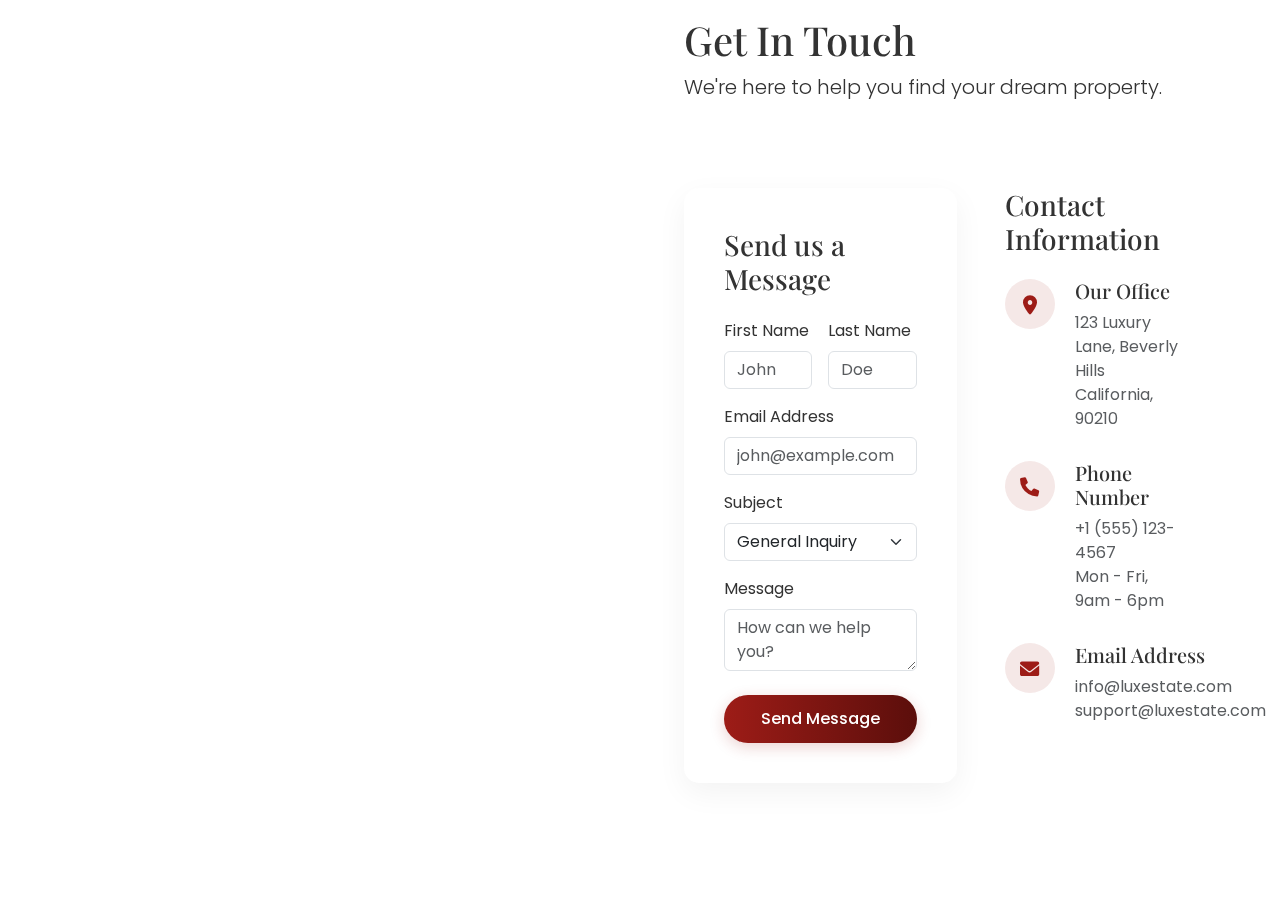
<file: contact.html>
<!DOCTYPE html>
<html lang="en">

<head>
    <meta charset="UTF-8">
    <meta name="viewport" content="width=device-width, initial-scale=1.0">
    <title>Contact Us - Luxurious Real Estate</title>
    <!-- Bootstrap 5 CSS -->
    <link href="https://cdn.jsdelivr.net/npm/bootstrap@5.3.0/dist/css/bootstrap.min.css" rel="stylesheet">
    <!-- Font Awesome -->
    <link href="https://cdnjs.cloudflare.com/ajax/libs/font-awesome/6.0.0/css/all.min.css" rel="stylesheet">
    <!-- Google Fonts -->
    <link
        href="https://fonts.googleapis.com/css2?family=Playfair+Display:wght@400;700&family=Poppins:wght@300;400;500;600&display=swap"
        rel="stylesheet">
    <link rel="stylesheet" href="styles.css">
    <link rel="stylesheet" href="/css/contact.css">
    <style>
        @media (max-width: 426px) {
            .map-container iframe {
                height: 300px;
            }

            .map-container {
                height: 300px;
            }
        }
    </style>
</head>

<body>

    <nav class="navbar navbar-expand-lg fixed-top">
        <div class="container">
            <a class="navbar-brand" href="index.html">LUX<span style="color: var(--accent-color);">ESTATE</span></a>
            <button class="navbar-toggler" type="button" data-bs-toggle="collapse" data-bs-target="#navbarNav">
                <span class="navbar-toggler-icon"></span>
            </button>
            <div class="collapse navbar-collapse" id="navbarNav">
                <ul class="navbar-nav ms-auto align-items-center">
                    <li class="nav-item"><a class="nav-link" href="index.html">Home</a></li>
                    <li class="nav-item"><a class="nav-link" href="properties.html">Properties</a></li>
                    <li class="nav-item"><a class="nav-link" href="about.html">About</a></li>
                    <li class="nav-item"><a class="nav-link active" href="contact.html">Contact</a></li>
                    <li class="nav-item m
                </ul>
            </div>
        </div>
    </nav>

    <header class="page-header">
        <div class="container animate-on-scroll">
            <h1>Get In Touch</h1>
            <p class="lead">We're here to help you find your dream property.</p>
        </div>
    </header>

    <section class="section-padding">
        <div class="container">
            <div class="row g-5 mb-5">
                <!-- Contact Form -->
                <div class="col-lg-7 animate-on-scroll">
                    <div class="contact-form-wrapper">
                        <h3 class="mb-4">Send us a Message</h3>
                        <form>
                            <div class="row g-3">
                                <div class="col-md-6">
                                    <label class="form-label">First Name</label>
                                    <input type="text" class="form-control" placeholder="John">
                                </div>
                                <div class="col-md-6">
                                    <label class="form-label">Last Name</label>
                                    <input type="text" class="form-control" placeholder="Doe">
                                </div>
                                <div class="col-12">
                                    <label class="form-label">Email Address</label>
                                    <input type="email" class="form-control" placeholder="john@example.com">
                                </div>
                                <div class="col-12">
                                    <label class="form-label">Subject</label>
                                    <select class="form-select">
                                        <option selected>General Inquiry</option>
                                        <option>Buying a Property</option>
                                        <option>Selling a Property</option>
                                        <option>Book a Viewing</option>
                                    </select>
                                </div>
                                <div class="col-12">
                                    <label class="form-label">Message</label>
                                    <textarea class="form-control" rows="2"
                                        placeholder="How can we help you?"></textarea>
                                </div>
                                <div class="col-12 mt-4">
                                    <button type="submit" class="btn btn-primary w-100">Send Message</button>
                                </div>
                            </div>
                        </form>
                    </div>
                </div>

                <!-- Contact Info & Map -->
                <div class="col-lg-5 animate-on-scroll delay-100">
                    <div class="contact-info-wrapper">
                        <h3 class="mb-4">Contact Information</h3>
                        <div class="contact-info-item">
                            <div class="contact-icon"><i class="fas fa-map-marker-alt"></i></div>
                            <div>
                                <h5>Our Office</h5>
                                <p class="text-muted mb-0">123 Luxury Lane, Beverly Hills<br>California, 90210</p>
                            </div>
                        </div>
                        <div class="contact-info-item">
                            <div class="contact-icon"><i class="fas fa-phone"></i></div>
                            <div>
                                <h5>Phone Number</h5>
                                <p class="text-muted mb-0">+1 (555) 123-4567<br>Mon - Fri, 9am - 6pm</p>
                            </div>
                        </div>
                        <div class="contact-info-item">
                            <div class="contact-icon"><i class="fas fa-envelope"></i></div>
                            <div>
                                <h5>Email Address</h5>
                                <p class="text-muted mb-0">info@luxestate.com<br>support@luxestate.com</p>
                            </div>
                        </div>
                    </div>
                </div>
            </div>
            <div class="row">
                <div class="col-12 animate-on-scroll delay-200">
                    <div class="map-container">
                        <iframe
                            src="https://www.google.com/maps/embed?pb=!1m18!1m12!1m3!1d26430.393553120905!2d-118.41173249999999!3d34.0736204!2m3!1f0!2f0!3f0!3m2!1i1024!2i768!4f13.1!3m3!1m2!1s0x80c2bc04d6d147cf%3A0x2948c56a4323789d!2sBeverly%20Hills%2C%20CA%2090210!5e0!3m2!1sen!2sus!4v1697563200000!5m2!1sen!2sus"
                            width="100%" height="450" style="border:0;" allowfullscreen="" loading="lazy"
                            referrerpolicy="no-referrer-when-downgrade"></iframe>
                    </div>
                </div>
            </div>
        </div>
    </section>

    <!-- Footer -->
    <footer id="contact">
        <div class="container">
            <div class="row">
                <div class="col-lg-4 mb-5 mb-lg-0">
                    <a class="navbar-brand text-white mb-4 d-block" href="#">LUX<span
                            style="color: var(--accent-color);">ESTATE</span></a>
                    <p class="mb-4">The premier destination for luxury properties worldwide. Find your perfect home with
                        us.</p>
                </div>
                <div class="col-lg-2 col-md-6 mb-4 mb-md-0">
                    <h5>Quick Links</h5>
                    <ul class="list-unstyled">
                        <li><a href="index.html">Home</a></li>
                        <li><a href="properties.html">Properties</a></li>
                        <li><a href="about.html">About Us</a></li>
                        <li><a href="contact.html">Contact</a></li>
                    </ul>
                </div>
                <div class="col-lg-3 col-md-6 mb-4 mb-md-0">
                    <h5>Contact Info</h5>
                    <ul class="list-unstyled">
                        <li><i class="fas fa-map-marker-alt me-2"></i> 123 Luxury Lane, Beverly Hills</li>
                        <li><i class="fas fa-phone me-2"></i> +1 (555) 123-4567</li>
                        <li><i class="fas fa-envelope me-2"></i> info@luxestate.com</li>
                    </ul>
                </div>
                <div class="col-lg-3">
                    <h5>Newsletter</h5>
                    <div class="input-group mb-3">
                        <input type="text" class="form-control rounded-0 border-0" placeholder="Email Address">
                        <button class="btn btn-primary" type="button">Join</button>
                    </div>
                </div>
            </div>
            <hr class="border-secondary mt-5 mb-4">
            <div class="text-center">
                <p class="mb-0 small">&copy; 2023 LuxEstate. All Rights Reserved.</p>
            </div>
        </div>
    </footer>

    <script src="https://cdn.jsdelivr.net/npm/bootstrap@5.3.0/dist/js/bootstrap.bundle.min.js"></script>
    <script src="main.js"></script>
</body>

</html>
</file>
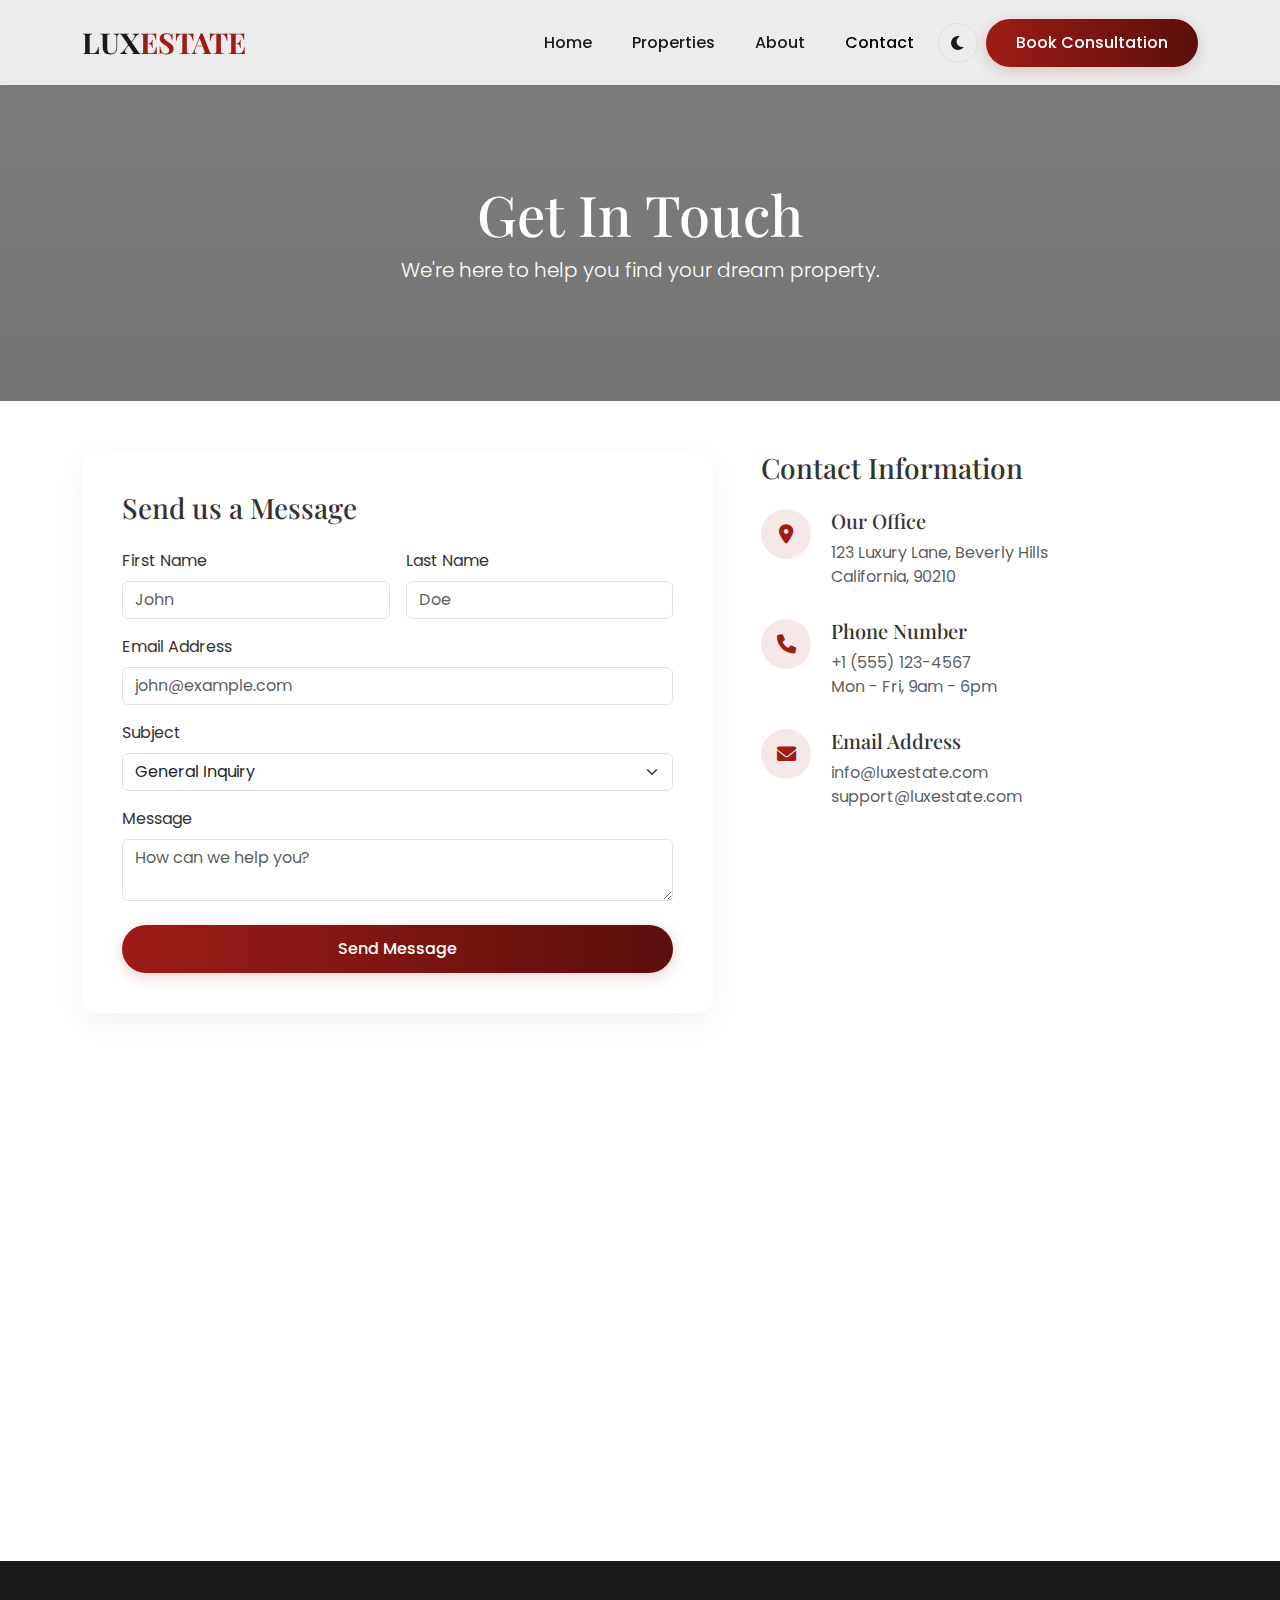
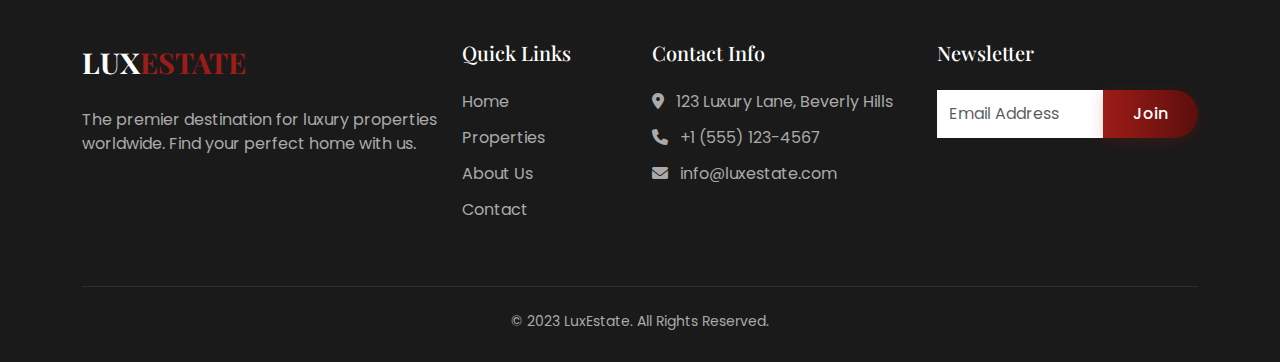
<file: Real Estate/contact.html>
<!DOCTYPE html>
<html lang="en">

<head>
    <meta charset="UTF-8">
    <meta name="viewport" content="width=device-width, initial-scale=1.0">
    <title>Contact Us - Luxurious Real Estate</title>
    <!-- Bootstrap 5 CSS -->
    <link href="https://cdn.jsdelivr.net/npm/bootstrap@5.3.0/dist/css/bootstrap.min.css" rel="stylesheet">
    <!-- Font Awesome -->
    <link href="https://cdnjs.cloudflare.com/ajax/libs/font-awesome/6.0.0/css/all.min.css" rel="stylesheet">
    <!-- Google Fonts -->
    <link
        href="https://fonts.googleapis.com/css2?family=Playfair+Display:wght@400;700&family=Poppins:wght@300;400;500;600&display=swap"
        rel="stylesheet">
    <link rel="stylesheet" href="styles.css">
    <link rel="stylesheet" href="contact.css">
    <style>
        @media (max-width: 426px) {
            .map-container iframe {
                height: 300px;
            }

            .map-container {
                height: 300px;
            }
        }
    </style>
</head>

<body>

    <nav class="navbar navbar-expand-lg fixed-top">
        <div class="container">
            <a class="navbar-brand" href="index.html">LUX<span style="color: var(--accent-color);">ESTATE</span></a>
            <button class="navbar-toggler" type="button" data-bs-toggle="collapse" data-bs-target="#navbarNav">
                <span class="navbar-toggler-icon"></span>
            </button>
            <div class="collapse navbar-collapse" id="navbarNav">
                <ul class="navbar-nav ms-auto align-items-center">
                    <li class="nav-item"><a class="nav-link" href="index.html">Home</a></li>
                    <li class="nav-item"><a class="nav-link" href="properties.html">Properties</a></li>
                    <li class="nav-item"><a class="nav-link" href="about.html">About</a></li>
                    <li class="nav-item"><a class="nav-link active" href="contact.html">Contact</a></li>
                    <li class="nav-item ms-lg-3">
                        <button id="theme-toggle" class="btn btn-outline-secondary rounded-circle p-0">
                            <i class="fas fa-moon"></i>
                        </button>
                    </li>
                    <li class="nav-item ms-lg-2"><a href="contact.html" class="btn btn-primary">Book Consultation</a>
                    </li>
                </ul>
            </div>
        </div>
    </nav>

    <header class="page-header">
        <div class="container animate-on-scroll">
            <h1>Get In Touch</h1>
            <p class="lead">We're here to help you find your dream property.</p>
        </div>
    </header>

    <section class="section-padding">
        <div class="container">
            <div class="row g-5 mb-5">
                <!-- Contact Form -->
                <div class="col-lg-7 animate-on-scroll">
                    <div class="contact-form-wrapper">
                        <h3 class="mb-4">Send us a Message</h3>
                        <form>
                            <div class="row g-3">
                                <div class="col-md-6">
                                    <label class="form-label">First Name</label>
                                    <input type="text" class="form-control" placeholder="John">
                                </div>
                                <div class="col-md-6">
                                    <label class="form-label">Last Name</label>
                                    <input type="text" class="form-control" placeholder="Doe">
                                </div>
                                <div class="col-12">
                                    <label class="form-label">Email Address</label>
                                    <input type="email" class="form-control" placeholder="john@example.com">
                                </div>
                                <div class="col-12">
                                    <label class="form-label">Subject</label>
                                    <select class="form-select">
                                        <option selected>General Inquiry</option>
                                        <option>Buying a Property</option>
                                        <option>Selling a Property</option>
                                        <option>Book a Viewing</option>
                                    </select>
                                </div>
                                <div class="col-12">
                                    <label class="form-label">Message</label>
                                    <textarea class="form-control" rows="2"
                                        placeholder="How can we help you?"></textarea>
                                </div>
                                <div class="col-12 mt-4">
                                    <button type="submit" class="btn btn-primary w-100">Send Message</button>
                                </div>
                            </div>
                        </form>
                    </div>
                </div>

                <!-- Contact Info & Map -->
                <div class="col-lg-5 animate-on-scroll delay-100">
                    <div class="contact-info-wrapper">
                        <h3 class="mb-4">Contact Information</h3>
                        <div class="contact-info-item">
                            <div class="contact-icon"><i class="fas fa-map-marker-alt"></i></div>
                            <div>
                                <h5>Our Office</h5>
                                <p class="text-muted mb-0">123 Luxury Lane, Beverly Hills<br>California, 90210</p>
                            </div>
                        </div>
                        <div class="contact-info-item">
                            <div class="contact-icon"><i class="fas fa-phone"></i></div>
                            <div>
                                <h5>Phone Number</h5>
                                <p class="text-muted mb-0">+1 (555) 123-4567<br>Mon - Fri, 9am - 6pm</p>
                            </div>
                        </div>
                        <div class="contact-info-item">
                            <div class="contact-icon"><i class="fas fa-envelope"></i></div>
                            <div>
                                <h5>Email Address</h5>
                                <p class="text-muted mb-0">info@luxestate.com<br>support@luxestate.com</p>
                            </div>
                        </div>
                    </div>
                </div>
            </div>
            <div class="row">
                <div class="col-12 animate-on-scroll delay-200">
                    <div class="map-container">
                        <iframe
                            src="https://www.google.com/maps/embed?pb=!1m18!1m12!1m3!1d26430.393553120905!2d-118.41173249999999!3d34.0736204!2m3!1f0!2f0!3f0!3m2!1i1024!2i768!4f13.1!3m3!1m2!1s0x80c2bc04d6d147cf%3A0x2948c56a4323789d!2sBeverly%20Hills%2C%20CA%2090210!5e0!3m2!1sen!2sus!4v1697563200000!5m2!1sen!2sus"
                            width="100%" height="450" style="border:0;" allowfullscreen="" loading="lazy"
                            referrerpolicy="no-referrer-when-downgrade"></iframe>
                    </div>
                </div>
            </div>
        </div>
    </section>

    <!-- Footer -->
    <footer id="contact">
        <div class="container">
            <div class="row">
                <div class="col-lg-4 mb-5 mb-lg-0">
                    <a class="navbar-brand text-white mb-4 d-block" href="#">LUX<span
                            style="color: var(--accent-color);">ESTATE</span></a>
                    <p class="mb-4">The premier destination for luxury properties worldwide. Find your perfect home with
                        us.</p>
                </div>
                <div class="col-lg-2 col-md-6 mb-4 mb-md-0">
                    <h5>Quick Links</h5>
                    <ul class="list-unstyled">
                        <li><a href="index.html">Home</a></li>
                        <li><a href="properties.html">Properties</a></li>
                        <li><a href="about.html">About Us</a></li>
                        <li><a href="contact.html">Contact</a></li>
                    </ul>
                </div>
                <div class="col-lg-3 col-md-6 mb-4 mb-md-0">
                    <h5>Contact Info</h5>
                    <ul class="list-unstyled">
                        <li><i class="fas fa-map-marker-alt me-2"></i> 123 Luxury Lane, Beverly Hills</li>
                        <li><i class="fas fa-phone me-2"></i> +1 (555) 123-4567</li>
                        <li><i class="fas fa-envelope me-2"></i> info@luxestate.com</li>
                    </ul>
                </div>
                <div class="col-lg-3">
                    <h5>Newsletter</h5>
                    <div class="input-group mb-3">
                        <input type="text" class="form-control rounded-0 border-0" placeholder="Email Address">
                        <button class="btn btn-primary" type="button">Join</button>
                    </div>
                </div>
            </div>
            <hr class="border-secondary mt-5 mb-4">
            <div class="text-center">
                <p class="mb-0 small">&copy; 2023 LuxEstate. All Rights Reserved.</p>
            </div>
        </div>
    </footer>

    <script src="https://cdn.jsdelivr.net/npm/bootstrap@5.3.0/dist/js/bootstrap.bundle.min.js"></script>
    <script src="main.js"></script>
</body>

</html>
</file>
<file: styles.css>
:root {
    --primary-color: #1a1a1a;
    --accent-color: #9d1c17;
    --text-light: #f8f9fa;
    --text-dark: #333;
}
body {
    font-family: 'Poppins', sans-serif;
    color: var(--text-dark);
    overflow-x: hidden;
}
h1, h2, h3, h4, h5, h6, .navbar-brand {
    font-family: 'Playfair Display', serif;
}
/* Navbar */
.navbar {
    box-shadow: 0 2px 15px rgba(0,0,0,0.05);
    padding: 1rem 0;
    transition: all 0.3s ease;
    backdrop-filter: blur(10px);
    background-color: rgba(255, 255, 255, 0.85);
}
.navbar-brand {
    font-size: 1.8rem;
    font-weight: 700;
    color: var(--primary-color);
}
.nav-link {
    color: var(--primary-color);
    font-weight: 500;
    margin-left: 1.5rem;
    transition: color 0.3s;
}
.nav-link:hover, .nav-link.active {
    color: var(--accent-color);
}
.btn-primary {
    background-image: linear-gradient(to right, var(--accent-color) 0%, #5a0e0b 51%, var(--accent-color) 100%);
    background-size: 200% auto;
    border: none;
    padding: 12px 30px;
    border-radius: 50px;
    font-weight: 500;
    transition: all 0.5s;
    box-shadow: 0 4px 15px rgba(157, 28, 23, 0.2);
}
.btn-primary:hover {
    background-position: right center;
    transform: translateY(-2px);
    box-shadow: 0 8px 20px rgba(157, 28, 23, 0.4);
}
.btn-outline-dark {
    border-radius: 50px;
    padding: 10px 30px;
    transition: all 0.4s;
}
.btn-outline-dark:hover {
    transform: translateY(-2px);
    box-shadow: 0 5px 15px rgba(0,0,0,0.1);
}
.btn-outline-danger {
    transition: all 0.4s;
}
.btn-outline-danger:hover {
    transform: translateY(-2px);
    box-shadow: 0 5px 15px rgba(220, 53, 69, 0.2);
}

/* Page Header (Generic) */
.page-header {
    padding: 180px 0 100px;
    color: white;
    text-align: center;
}
.page-header h1 { font-size: 3.5rem; 
}

.section-padding {
    padding: 70px 0;
}
.section-title {
    margin-bottom: 3.5rem;
    text-align: center;
}
.section-title span {
    color: var(--accent-color);
    font-weight: 600;
    text-transform: uppercase;
    letter-spacing: 3px;
    font-size: 0.85rem;
    display: block;
    margin-bottom: 10px;
}

/* Property Cards */
.property-card {
    border: none;
    background: #fff;
    border-radius: 15px;
    box-shadow: 0 10px 30px rgba(0,0,0,0.05);
    transition: all 0.3s ease;
    overflow: hidden;
    margin-bottom: 30px;
}
.property-card:hover {
    transform: translateY(-10px);
    box-shadow: 0 20px 40px rgba(0,0,0,0.15);
}
.property-img-wrapper {
    position: relative;
    overflow: hidden;
    height: 280px;
}
.property-img-wrapper::after {
    content: '';
    position: absolute;
    top: 0;
    left: 0;
    width: 100%;
    height: 100%;
    background: linear-gradient(to top, rgba(0,0,0,0.6), transparent);
    opacity: 0;
    transition: opacity 0.4s;
}
.property-img-wrapper img {
    width: 100%;
    height: 100%;
    object-fit: cover;
    transition: transform 0.6s;
}
.property-card:hover .property-img-wrapper::after {
    opacity: 1;
}
.property-card:hover .property-img-wrapper img {
    transform: scale(1.05);
}
.price-tag {
    position: absolute;
    bottom: 20px;
    left: 20px;
    background: var(--accent-color); 
    color: white;
    padding: 8px 16px;
    font-weight: 600;
    font-family: 'Playfair Display', serif;
    letter-spacing: 1px;
    border-radius: 4px;
    z-index: 2;
}
.feature-icon {
    color: var(--accent-color);
    margin-right: 8px;
}
.property-tag {
    position: absolute;
    top: 20px;
    right: 20px;
    background: rgba(255, 255, 255, 0.95);
    padding: 6px 16px;
    font-weight: 600;
    color: var(--primary-color);
    text-transform: uppercase;
    font-size: 0.75rem;
    letter-spacing: 1.5px;
    border-radius: 5px;
    box-shadow: 0 4px 10px rgba(0,0,0,0.15);
    z-index: 2;
}
footer {
    background-color: var(--primary-color);
    color: #aaa;
    padding: 80px 0 30px;
}
footer h5 {
    color: white;
    margin-bottom: 25px;
}
footer ul li {
    margin-bottom: 12px;
}
footer a {
    color: #aaa;
    text-decoration: none;
    transition: color 0.3s;
}
footer a:hover {
    color: var(--accent-color);
}

/* Animations & Luxury Polish */
.animate-on-scroll {
    opacity: 0;
    transform: translateY(40px);
    transition: opacity 0.8s cubic-bezier(0.165, 0.84, 0.44, 1), transform 0.8s cubic-bezier(0.165, 0.84, 0.44, 1);
}
.animate-on-scroll.visible {
    opacity: 1;
    transform: translateY(0);
}
.delay-100 { transition-delay: 0.1s; }
.delay-200 { transition-delay: 0.2s; }
.delay-300 { transition-delay: 0.3s; }
.delay-1000 { transition-delay: 1s; }

/* Theme Toggle */
#theme-toggle {
    width: 40px;
    height: 40px;
    display: flex;
    align-items: center;
    justify-content: center;
    padding: 0;
    border-color: #ddd;
    color: var(--primary-color);
}

/* Dark Theme */
body[data-theme="dark"] {
    background-color: #121212;
    color: var(--text-light);
}
body[data-theme="dark"] .navbar {
    background-color: rgba(26, 26, 26, 0.85);
}
body[data-theme="dark"] .navbar-brand,
body[data-theme="dark"] .nav-link {
    color: var(--text-light);
}
body[data-theme="dark"] .nav-link:hover,
body[data-theme="dark"] .nav-link.active {
    color: var(--accent-color);
}
body[data-theme="dark"] .search-box {
    background: #1a1a1a;
    box-shadow: 0 15px 40px rgba(0,0,0,0.3);
}
body[data-theme="dark"] .form-label,
body[data-theme="dark"] h2,
body[data-theme="dark"] h3,
body[data-theme="dark"] h5 {
    color: var(--text-light);
}
body[data-theme="dark"] .form-select {
    background-color: #333;
    color: var(--text-light);
    border-color: #444;
}
body[data-theme="dark"] .property-card {
    background: #1a1a1a;
}
body[data-theme="dark"] .text-muted {
    color: #aaa !important;
}
body[data-theme="dark"] .bg-light {
    background-color: #1a1a1a !important;
}
body[data-theme="dark"] #theme-toggle {
    border-color: #555;
    color: var(--text-light);
}
body[data-theme="dark"] .modal-content { background-color: #1a1a1a; color: var(--text-light); }
body[data-theme="dark"] .modal-header { border-bottom-color: #333; }
body[data-theme="dark"] .btn-close { filter: invert(1) grayscale(100%) brightness(200%); }
body[data-theme="dark"] .btn-outline-dark { color: var(--text-light); border-color: var(--text-light); }
body[data-theme="dark"] .btn-outline-dark:hover { background-color: var(--text-light); color: var(--primary-color); }


/* Carousel Image Sizing */
.carousel-item img {
    height: 400px;
    object-fit: cover;
}
.modal-dialog {
    max-width: 800px;
}
.carousel-control-prev, .carousel-control-next {
    width: 45px;
    height: 45px;
    background-color: rgba(0,0,0,0.5);
    border-radius: 50%;
    top: 50%;
    transform: translateY(-50%);
    opacity: 0.8;
    margin: 0 10px;
}
.carousel-control-prev:hover, .carousel-control-next:hover {
    background-color: var(--accent-color);
    opacity: 1;
}

/* Pagination Styles */
.pagination {
    gap: 0.5rem;
}
.pagination .page-item .page-link {
    border-radius: 50% !important;
    width: 45px;
    height: 45px;
    display: flex;
    align-items: center;
    justify-content: center;
    font-weight: 500;
    transition: all 0.3s ease;
    border: 1px solid #e0e0e0;
    background-color: #fff;
    color: var(--primary-color);
    box-shadow: 0 2px 8px rgba(0,0,0,0.05);
}
.pagination .page-item .page-link:hover {
    background-color: var(--accent-color);
    color: white;
    border-color: var(--accent-color);
    transform: translateY(-3px);
    box-shadow: 0 8px 15px rgba(157, 28, 23, 0.2);
}
.pagination .page-item.active .page-link {
    background-color: var(--accent-color);
    border-color: var(--accent-color);
    color: white;
    box-shadow: 0 4px 15px rgba(157, 28, 23, 0.3);
    transform: translateY(-2px);
}
.pagination .page-item.disabled .page-link {
    background-color: #f8f9fa;
    border-color: #e0e0e0;
    color: #adb5bd;
    box-shadow: none;
    cursor: not-allowed;
}
.pagination .page-item.disabled .page-link:hover {
    transform: none;
    background-color: #f8f9fa;
    color: #adb5bd;
}

/* Dark Theme Pagination */
body[data-theme="dark"] .pagination .page-item .page-link {
    border-color: #444;
    background-color: #1a1a1a;
    color: var(--text-light);
    box-shadow: 0 2px 8px rgba(0,0,0,0.2);
}
body[data-theme="dark"] .pagination .page-item.active .page-link {
    background-color: var(--accent-color);
    border-color: var(--accent-color);
    color: white;
}
body[data-theme="dark"] .pagination .page-item:not(.disabled) .page-link:hover {
    background-color: var(--accent-color);
    color: white;
    border-color: var(--accent-color);
    transform: translateY(-3px);
    box-shadow: 0 8px 15px rgba(157, 28, 23, 0.2);
}
body[data-theme="dark"] .pagination .page-item.disabled .page-link {
    background-color: #222;
    border-color: #444;
    color: #6c757d;
}

/* ===================================
    Responsive Adjustments
====================================== */

/* For tablets and smaller screens */
@media (max-width: 991.98px) {
    .navbar {
        background: #fff;
        backdrop-filter: none;
    }

    .navbar .navbar-collapse {
        margin-top: 0.5rem;
        border-top: 1px solid #eee;
        padding-top: 1rem;
    }

    .navbar .nav-link {
        margin-left: 0;
        padding: 0.5rem 0;
    }

    .navbar-nav .ms-lg-3,
    .navbar-nav .ms-lg-2 {
        margin-left: 0 !important;
    }

    .navbar-nav .nav-item {
        margin-bottom: 0.5rem;
    }

    .navbar-nav .btn-primary {
        margin-top: 0.5rem;
        width: 100%;
        text-align: center;
    }

    /* Dark theme mobile navbar */
    body[data-theme="dark"] .navbar {
        background: var(--primary-color);
    }
    body[data-theme="dark"] .navbar .navbar-collapse {
        border-top-color: #333;
    }
    body[data-theme="dark"] .navbar-toggler-icon {
        background-image: url("data:image/svg+xml,%3csvg xmlns='http://www.w3.org/2000/svg' viewBox='0 0 30 30'%3e%3cpath stroke='rgba(255, 255, 255, 0.7)' stroke-linecap='round' stroke-miterlimit='10' stroke-width='2' d='M4 7h22M4 15h22M4 23h22'/%3e%3c/svg%3e");
    }
}

/* For smaller mobile phones */
@media (max-width: 767.98px) {
    .page-header {
        padding: 140px 0 70px;
    }
    .page-header h1 {
        font-size: 2.5rem;
    }
    .section-padding {
        padding: 80px 0;
    }
    footer {
        text-align: center;
    }
    footer .social-links {
        justify-content: center;
        display: flex;
    }
}
</file>
<file: css/contact.css>
.page-header {
    background: linear-gradient(rgba(0,0,0,0.5), rgba(0,0,0,0.6)), url('https://images.unsplash.com/photo-1497366811353-6870744d04b2?ixlib=rb-4.0.3&auto=format&fit=crop&w=1920&q=80');
    background-size: cover;
    background-position: center;
    background-attachment: fixed;
}

.contact-form-wrapper {
    background: #fff;
    padding: 40px;
    border-radius: 15px;
    box-shadow: 0 10px 30px rgba(0,0,0,0.05);
}

.contact-info-item {
    display: flex;
    align-items: flex-start;
    margin-bottom: 30px;
}

.contact-icon {
    width: 50px;
    height: 50px;
    background: rgba(157, 28, 23, 0.1);
    color: var(--accent-color);
    border-radius: 50%;
    display: flex;
    align-items: center;
    justify-content: center;
    font-size: 1.2rem;
    margin-right: 20px;
    flex-shrink: 0;
}

.map-container {
    border-radius: 15px;
    overflow: hidden;
    box-shadow: 0 10px 30px rgba(0,0,0,0.05);
    height: 450px;
}

/* Dark Mode Overrides */
body[data-theme="dark"] .contact-form-wrapper {
    background: #1a1a1a;
}
</file>
<file: Real Estate/styles.css>
:root {
    --primary-color: #1a1a1a;
    --accent-color: #9d1c17;
    --text-light: #f8f9fa;
    --text-dark: #333;
}
body {
    font-family: 'Poppins', sans-serif;
    color: var(--text-dark);
    overflow-x: hidden;
}
h1, h2, h3, h4, h5, h6, .navbar-brand {
    font-family: 'Playfair Display', serif;
}
/* Navbar */
.navbar {
    box-shadow: 0 2px 15px rgba(0,0,0,0.05);
    padding: 1rem 0;
    transition: all 0.3s ease;
    backdrop-filter: blur(10px);
    background-color: rgba(255, 255, 255, 0.85);
}
.navbar-brand {
    font-size: 1.8rem;
    font-weight: 700;
    color: var(--primary-color);
}
.nav-link {
    color: var(--primary-color);
    font-weight: 500;
    margin-left: 1.5rem;
    transition: color 0.3s;
}
.nav-link:hover, .nav-link.active {
    color: var(--accent-color);
}
.btn-primary {
    background-image: linear-gradient(to right, var(--accent-color) 0%, #5a0e0b 51%, var(--accent-color) 100%);
    background-size: 200% auto;
    border: none;
    padding: 12px 30px;
    border-radius: 50px;
    font-weight: 500;
    transition: all 0.5s;
    box-shadow: 0 4px 15px rgba(157, 28, 23, 0.2);
}
.btn-primary:hover {
    background-position: right center;
    transform: translateY(-2px);
    box-shadow: 0 8px 20px rgba(157, 28, 23, 0.4);
}
.btn-outline-dark {
    border-radius: 50px;
    padding: 10px 30px;
    transition: all 0.4s;
}
.btn-outline-dark:hover {
    transform: translateY(-2px);
    box-shadow: 0 5px 15px rgba(0,0,0,0.1);
}

/* Page Header (Generic) */
.page-header {
    padding: 180px 0 100px;
    color: white;
    text-align: center;
}
.page-header h1 { font-size: 3.5rem; 
}

.section-padding {
    padding: 50px 0;
}
.section-title {
    margin-bottom: 3.5rem;
    text-align: center;
}
.section-title span {
    color: var(--accent-color);
    font-weight: 600;
    text-transform: uppercase;
    letter-spacing: 3px;
    font-size: 0.85rem;
    display: block;
    margin-bottom: 10px;
}

/* Property Cards */
.property-card {
    border: none;
    background: #fff;
    border-radius: 15px;
    box-shadow: 0 10px 30px rgba(0,0,0,0.05);
    transition: all 0.3s ease;
    overflow: hidden;
    margin-bottom: 30px;
}
.property-card:hover {
    transform: translateY(-10px);
    box-shadow: 0 20px 40px rgba(0,0,0,0.15);
}
.property-img-wrapper {
    position: relative;
    overflow: hidden;
    height: 280px;
}
.property-img-wrapper::after {
    content: '';
    position: absolute;
    top: 0;
    left: 0;
    width: 100%;
    height: 100%;
    background: linear-gradient(to top, rgba(0,0,0,0.6), transparent);
    opacity: 0;
    transition: opacity 0.4s;
}
.property-img-wrapper img {
    width: 100%;
    height: 100%;
    object-fit: cover;
    transition: transform 0.6s;
}
.property-card:hover .property-img-wrapper::after {
    opacity: 1;
}
.property-card:hover .property-img-wrapper img {
    transform: scale(1.05);
}
.price-tag {
    position: absolute;
    bottom: 20px;
    left: 20px;
    background: var(--accent-color); 
    color: white;
    padding: 8px 16px;
    font-weight: 600;
    font-family: 'Playfair Display', serif;
    letter-spacing: 1px;
    border-radius: 4px;
    z-index: 2;
}
.feature-icon {
    color: var(--accent-color);
    margin-right: 8px;
}
.property-tag {
    position: absolute;
    top: 20px;
    right: 20px;
    background: rgba(255, 255, 255, 0.95);
    padding: 6px 16px;
    font-weight: 600;
    color: var(--primary-color);
    text-transform: uppercase;
    font-size: 0.75rem;
    letter-spacing: 1.5px;
    border-radius: 5px;
    box-shadow: 0 4px 10px rgba(0,0,0,0.15);
    z-index: 2;
}
footer {
    background-color: var(--primary-color);
    color: #aaa;
    padding: 80px 0 30px;
}
footer h5 {
    color: white;
    margin-bottom: 25px;
}
footer ul li {
    margin-bottom: 12px;
}
footer a {
    color: #aaa;
    text-decoration: none;
    transition: color 0.3s;
}
footer a:hover {
    color: var(--accent-color);
}

/* Animations & Luxury Polish */
.animate-on-scroll {
    opacity: 0;
    transform: translateY(40px);
    transition: opacity 0.8s cubic-bezier(0.165, 0.84, 0.44, 1), transform 0.8s cubic-bezier(0.165, 0.84, 0.44, 1);
}
.animate-on-scroll.visible {
    opacity: 1;
    transform: translateY(0);
}
.delay-100 { transition-delay: 0.1s; }
.delay-200 { transition-delay: 0.2s; }
.delay-300 { transition-delay: 0.3s; }
.delay-1000 { transition-delay: 1s; }

/* Theme Toggle */
#theme-toggle {
    width: 40px;
    height: 40px;
    display: flex;
    align-items: center;
    justify-content: center;
    padding: 0;
    border-color: #ddd;
    color: var(--primary-color);
}

/* Dark Theme */
body[data-theme="dark"] {
    background-color: #121212;
    color: var(--text-light);
}
body[data-theme="dark"] .navbar {
    background-color: rgba(26, 26, 26, 0.85);
}
body[data-theme="dark"] .navbar-brand,
body[data-theme="dark"] .nav-link {
    color: var(--text-light);
}
body[data-theme="dark"] .nav-link:hover,
body[data-theme="dark"] .nav-link.active {
    color: var(--accent-color);
}
body[data-theme="dark"] .search-box {
    background: #1a1a1a;
    box-shadow: 0 15px 40px rgba(0,0,0,0.3);
}
body[data-theme="dark"] .form-label,
body[data-theme="dark"] h2,
body[data-theme="dark"] h3,
body[data-theme="dark"] h5 {
    color: var(--text-light);
}
body[data-theme="dark"] .form-select {
    background-color: #333;
    color: var(--text-light);
    border-color: #444;
}
body[data-theme="dark"] .property-card {
    background: #1a1a1a;
}
body[data-theme="dark"] .text-muted {
    color: #aaa !important;
}
body[data-theme="dark"] .bg-light {
    background-color: #1a1a1a !important;
}
body[data-theme="dark"] #theme-toggle {
    border-color: #555;
    color: var(--text-light);
}
body[data-theme="dark"] .modal-content { background-color: #1a1a1a; color: var(--text-light); }
body[data-theme="dark"] .modal-header { border-bottom-color: #333; }
body[data-theme="dark"] .btn-close { filter: invert(1) grayscale(100%) brightness(200%); }
body[data-theme="dark"] .btn-outline-dark { color: var(--text-light); border-color: var(--text-light); }
body[data-theme="dark"] .btn-outline-dark:hover { background-color: var(--text-light); color: var(--primary-color); }


/* Carousel Image Sizing */
.carousel-item img {
    height: 400px;
    object-fit: cover;
}
.modal-dialog {
    max-width: 800px;
}
.carousel-control-prev, .carousel-control-next {
    width: 45px;
    height: 45px;
    background-color: rgba(0,0,0,0.5);
    border-radius: 50%;
    top: 50%;
    transform: translateY(-50%);
    opacity: 0.8;
    margin: 0 10px;
}
.carousel-control-prev:hover, .carousel-control-next:hover {
    background-color: var(--accent-color);
    opacity: 1;
}

/* ===================================
    Responsive Adjustments
====================================== */

/* For tablets and smaller screens */
@media (max-width: 991.98px) {
    .navbar {
        background: #fff;
        backdrop-filter: none;
    }

    .navbar .navbar-collapse {
        margin-top: 0.5rem;
        border-top: 1px solid #eee;
        padding-top: 1rem;
    }

    .navbar .nav-link {
        margin-left: 0;
        padding: 0.5rem 0;
    }

    .navbar-nav .ms-lg-3,
    .navbar-nav .ms-lg-2 {
        margin-left: 0 !important;
    }

    .navbar-nav .nav-item {
        margin-bottom: 0.5rem;
    }

    .navbar-nav .btn-primary {
        margin-top: 0.5rem;
        width: 100%;
        text-align: center;
    }

    /* Dark theme mobile navbar */
    body[data-theme="dark"] .navbar {
        background: var(--primary-color);
    }
    body[data-theme="dark"] .navbar .navbar-collapse {
        border-top-color: #333;
    }
    body[data-theme="dark"] .navbar-toggler-icon {
        background-image: url("data:image/svg+xml,%3csvg xmlns='http://www.w3.org/2000/svg' viewBox='0 0 30 30'%3e%3cpath stroke='rgba(255, 255, 255, 0.7)' stroke-linecap='round' stroke-miterlimit='10' stroke-width='2' d='M4 7h22M4 15h22M4 23h22'/%3e%3c/svg%3e");
    }
}

/* For smaller mobile phones */
@media (max-width: 767.98px) {
    .page-header {
        padding: 140px 0 70px;
    }
    .page-header h1 {
        font-size: 2.5rem;
    }
    .section-padding {
        padding: 80px 0;
    }
    footer {
        text-align: center;
    }
    footer .social-links {
        justify-content: center;
        display: flex;
    }
}
</file>
<file: Real Estate/contact.css>
.page-header {
    background: linear-gradient(rgba(0,0,0,0.5), rgba(0,0,0,0.6)), url('https://images.unsplash.com/photo-1497366811353-6870744d04b2?ixlib=rb-4.0.3&auto=format&fit=crop&w=1920&q=80');
    background-size: cover;
    background-position: center;
    background-attachment: fixed;
}

.contact-form-wrapper {
    background: #fff;
    padding: 40px;
    border-radius: 15px;
    box-shadow: 0 10px 30px rgba(0,0,0,0.05);
}

.contact-info-item {
    display: flex;
    align-items: flex-start;
    margin-bottom: 30px;
}

.contact-icon {
    width: 50px;
    height: 50px;
    background: rgba(157, 28, 23, 0.1);
    color: var(--accent-color);
    border-radius: 50%;
    display: flex;
    align-items: center;
    justify-content: center;
    font-size: 1.2rem;
    margin-right: 20px;
    flex-shrink: 0;
}

.map-container {
    border-radius: 15px;
    overflow: hidden;
    box-shadow: 0 10px 30px rgba(0,0,0,0.05);
    height: 450px;
}

/* Dark Mode Overrides */
body[data-theme="dark"] .contact-form-wrapper {
    background: #1a1a1a;
}
</file>
